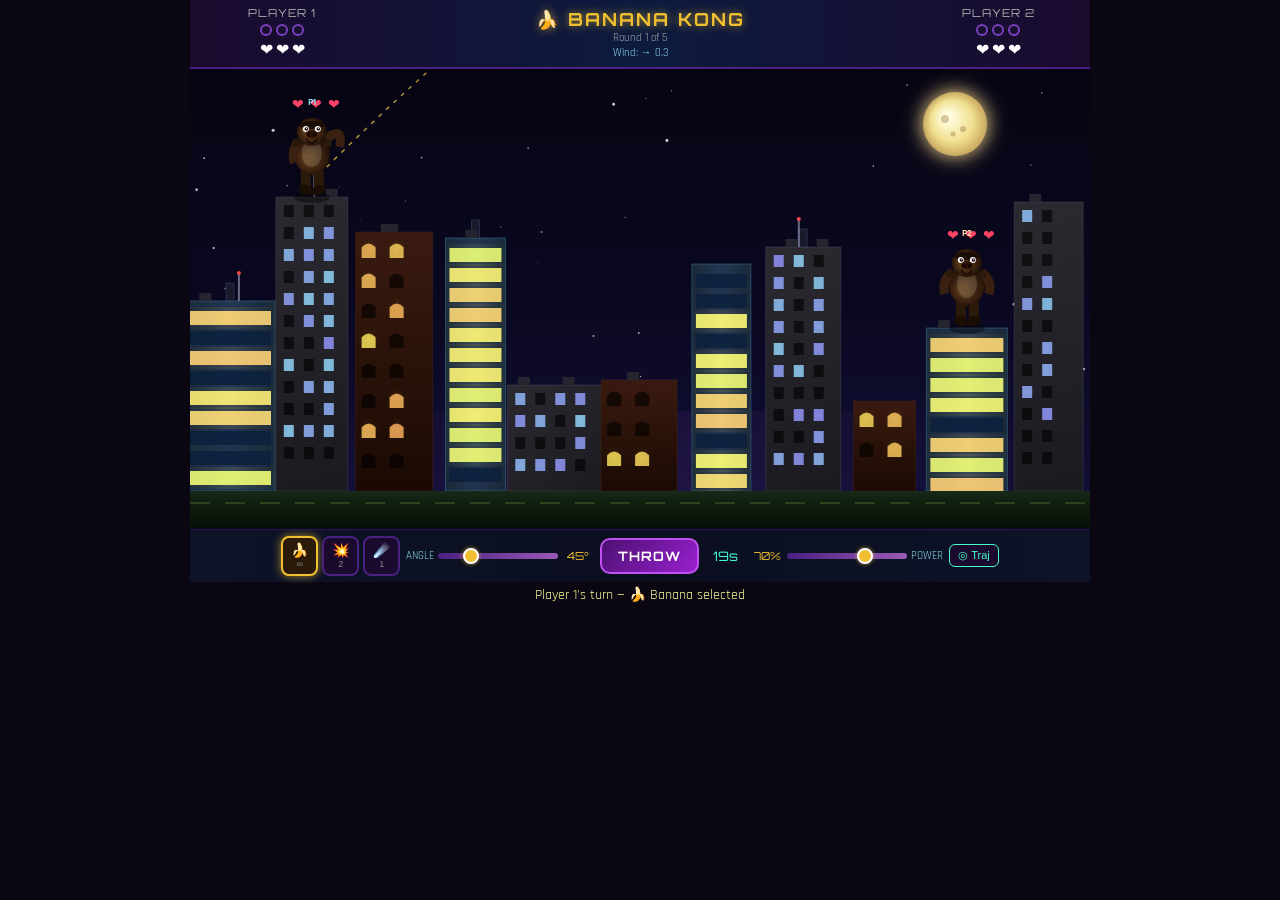
<file: banana-kong.html>
<!DOCTYPE html>
<html lang="en">
<head>
<meta charset="UTF-8">
<meta name="viewport" content="width=device-width, initial-scale=1.0, maximum-scale=1.0, user-scalable=no">
<title>Banana Kong — Super Advanced</title>
<link href="https://fonts.googleapis.com/css2?family=Orbitron:wght@700;900&family=Rajdhani:wght@500;700&display=swap" rel="stylesheet">
<style>
*{margin:0;padding:0;box-sizing:border-box}
html,body{background:#0a0612;color:#fff;font-family:'Rajdhani',sans-serif;overflow-x:hidden;min-height:100vh;display:flex;flex-direction:column;align-items:center;user-select:none}
#game-wrapper{width:900px;max-width:100vw}
#header{display:flex;align-items:center;justify-content:space-between;padding:6px 12px;background:linear-gradient(90deg,#1a0a2e,#0d1b3e,#1a0a2e);border-bottom:2px solid #4a2080;min-height:48px}
.player-info{display:flex;flex-direction:column;align-items:center;gap:2px;min-width:160px}
.player-name{font-family:'Orbitron',sans-serif;font-size:11px;color:#aaa;letter-spacing:1px}
.player-wins{display:flex;gap:4px;margin:2px 0}
.win-dot{width:12px;height:12px;border-radius:50%;border:2px solid #7a40c0;background:transparent;transition:background 0.3s}
.win-dot.filled{background:#9b59b6;box-shadow:0 0 6px #9b59b6}
.player-hearts{display:flex;gap:3px;font-size:16px}
.heart{transition:all 0.3s}
.heart.lost{opacity:0.25;filter:grayscale(1)}
.heart.flash{animation:heartFlash 0.4s ease-out}
@keyframes heartFlash{0%,100%{transform:scale(1)}50%{transform:scale(1.5);filter:hue-rotate(180deg)}}
#title-block{text-align:center;flex:1}
#title-block h1{font-family:'Orbitron',sans-serif;font-size:18px;color:#f0c030;text-shadow:0 0 10px #f0c030aa;letter-spacing:2px}
#round-info{font-size:11px;color:#aaa;margin-top:1px}
#wind-info{font-size:11px;color:#8de;margin-top:1px}
#canvas-container{position:relative;width:900px;max-width:100vw;overflow:hidden}
canvas{display:block;width:100%;image-rendering:pixelated}
#controls{background:linear-gradient(90deg,#0d1428,#0a0e1f,#0d1428);border-top:1px solid #2a1060;padding:6px 10px;display:flex;align-items:center;gap:6px;flex-wrap:wrap;justify-content:center}
.weapon-btn{background:#1a0a2e;border:2px solid #4a2080;border-radius:8px;padding:4px 8px;cursor:pointer;font-size:14px;color:#ccc;transition:all 0.2s;display:flex;flex-direction:column;align-items:center;line-height:1.2}
.weapon-btn span.ammo{font-size:9px;color:#888}
.weapon-btn:hover{border-color:#9b59b6;background:#2a1a4e}
.weapon-btn.selected{border-color:#f0c030;background:#2a1a0a;box-shadow:0 0 8px #f0c030aa}
.weapon-btn:disabled{opacity:0.4;cursor:not-allowed}
.ctrl-label{font-size:11px;color:#8de;white-space:nowrap}
input[type=range]{-webkit-appearance:none;height:6px;border-radius:3px;background:linear-gradient(90deg,#4a2080,#9b59b6);cursor:pointer;width:120px}
input[type=range]::-webkit-slider-thumb{-webkit-appearance:none;width:16px;height:16px;border-radius:50%;background:#f0c030;border:2px solid #fff;box-shadow:0 0 4px #f0c030aa}
.ctrl-val{font-family:'Orbitron',sans-serif;font-size:11px;color:#f0c030;width:32px;text-align:center}
#throw-btn{background:linear-gradient(135deg,#4a1070,#9b20d0);border:2px solid #c050f0;border-radius:10px;color:#fff;font-family:'Orbitron',sans-serif;font-size:13px;font-weight:700;padding:8px 16px;cursor:pointer;letter-spacing:1px;transition:all 0.2s;white-space:nowrap}
#throw-btn:hover:not(:disabled){background:linear-gradient(135deg,#6a20a0,#bb40f0);box-shadow:0 0 12px #c050f0aa}
#throw-btn:disabled{opacity:0.5;cursor:not-allowed}
#timer-display{font-family:'Orbitron',sans-serif;font-size:13px;color:#4fc;min-width:40px;text-align:center}
#timer-display.urgent{color:#f44;animation:timerPulse 0.6s ease-in-out infinite}
@keyframes timerPulse{0%,100%{transform:scale(1)}50%{transform:scale(1.15)}}
#traj-btn{background:#1a0a2e;border:1px solid #4a2080;border-radius:6px;color:#8de;font-size:11px;padding:4px 8px;cursor:pointer;white-space:nowrap}
#traj-btn.active{border-color:#4fc;color:#4fc}
#message{text-align:center;min-height:28px;padding:4px;font-size:14px;color:#ff9;}
#overlay{display:none;position:fixed;top:0;left:0;right:0;bottom:0;background:rgba(0,0,0,0.85);z-index:100;justify-content:center;align-items:center}
#overlay.show{display:flex}
.overlay-box{background:linear-gradient(135deg,#1a0a2e,#0d1b3e);border:3px solid #9b59b6;border-radius:16px;padding:32px 48px;text-align:center;max-width:420px;box-shadow:0 0 40px #9b59b6aa}
.overlay-box h2{font-family:'Orbitron',sans-serif;font-size:28px;color:#f0c030;text-shadow:0 0 10px #f0c030;margin-bottom:12px}
.overlay-box p{font-size:16px;color:#ccc;margin-bottom:20px}
.overlay-box button{background:linear-gradient(135deg,#4a1070,#9b20d0);border:2px solid #c050f0;border-radius:10px;color:#fff;font-family:'Orbitron',sans-serif;font-size:14px;padding:10px 24px;cursor:pointer;transition:all 0.2s}
.overlay-box button:hover{background:linear-gradient(135deg,#6a20a0,#bb40f0);box-shadow:0 0 12px #c050f0aa}
.score-display{font-size:20px;color:#9b59b6;margin-bottom:16px}
@media(max-width:900px){
  #game-wrapper,#canvas-container{width:100vw}
  #controls{gap:4px;padding:4px 6px}
  input[type=range]{width:80px}
  .player-info{min-width:110px}
  #title-block h1{font-size:14px}
}
</style>
</head>
<body>
<div id="game-wrapper">
  <div id="header">
    <div class="player-info" id="p1info">
      <div class="player-name">PLAYER 1</div>
      <div class="player-wins" id="p1wins"></div>
      <div class="player-hearts" id="p1hearts"></div>
    </div>
    <div id="title-block">
      <h1>🍌 BANANA KONG</h1>
      <div id="round-info">Round 1 of 5</div>
      <div id="wind-info">Wind: calm</div>
    </div>
    <div class="player-info" id="p2info">
      <div class="player-name">PLAYER 2</div>
      <div class="player-wins" id="p2wins"></div>
      <div class="player-hearts" id="p2hearts"></div>
    </div>
  </div>

  <div id="canvas-container">
    <canvas id="gameCanvas" width="900" height="460"></canvas>
  </div>

  <div id="controls">
    <div style="display:flex;gap:4px;align-items:center">
      <button class="weapon-btn selected" id="wbtn0" onclick="selectWeapon(0)">🍌<span class="ammo">∞</span></button>
      <button class="weapon-btn" id="wbtn1" onclick="selectWeapon(1)">💥<span class="ammo" id="wammo1">2</span></button>
      <button class="weapon-btn" id="wbtn2" onclick="selectWeapon(2)">☄️<span class="ammo" id="wammo2">1</span></button>
    </div>
    <div style="display:flex;align-items:center;gap:4px">
      <span class="ctrl-label">ANGLE</span>
      <input type="range" id="angleSlider" min="5" max="175" value="45" oninput="updateControls()">
      <span class="ctrl-val" id="angleVal">45°</span>
    </div>
    <button id="throw-btn" onclick="throwBanana()">THROW</button>
    <div id="timer-display">20s</div>
    <div style="display:flex;align-items:center;gap:4px">
      <span class="ctrl-val" id="powerVal">70%</span>
      <input type="range" id="powerSlider" min="10" max="100" value="70" oninput="updateControls()">
      <span class="ctrl-label">POWER</span>
    </div>
    <button id="traj-btn" class="active" onclick="toggleTrajectory()">◎ Traj</button>
  </div>

  <div id="message">Player 1's turn — select weapon and throw!</div>
</div>

<div id="overlay">
  <div class="overlay-box" id="overlayBox">
    <h2 id="overlayTitle">Round Over!</h2>
    <div class="score-display" id="overlayScore"></div>
    <p id="overlayMsg"></p>
    <button onclick="nextRound()">Next Round</button>
  </div>
</div>

<script>
const W = 900, H = 460, GY = H - 38;
const GRAVITY = 0.055;
const NUM_BLDGS = 11;
const MAX_ROUND_WINS = 3;
const TOTAL_ROUNDS = 5;

const WEAPONS = [
  { id:0, name:'Banana',  emoji:'🍌', splashR:22,  damage:1, speedMult:1.0,  ammo:Infinity },
  { id:1, name:'Cluster', emoji:'💥', splashR:16,  damage:1, speedMult:1.1,  ammo:2, clusterCount:3 },
  { id:2, name:'Nuke',    emoji:'☄️', splashR:60,  damage:2, speedMult:0.85, ammo:1, nukeScale:3.5 },
];

const canvas = document.getElementById('gameCanvas');
const ctx = canvas.getContext('2d');

let audioCtx = null;

function getAudio() {
  if (!audioCtx) {
    try { audioCtx = new (window.AudioContext || window.webkitAudioContext)(); } catch(e) {}
  }
  if (audioCtx && audioCtx.state === 'suspended') audioCtx.resume();
  return audioCtx;
}

function playThrow() {
  try {
    const ac = getAudio(); if (!ac) return;
    const osc = ac.createOscillator();
    const g = ac.createGain();
    osc.type = 'sawtooth';
    osc.frequency.setValueAtTime(400, ac.currentTime);
    osc.frequency.linearRampToValueAtTime(80, ac.currentTime + 0.4);
    g.gain.setValueAtTime(0.15, ac.currentTime);
    g.gain.linearRampToValueAtTime(0, ac.currentTime + 0.4);
    osc.connect(g); g.connect(ac.destination);
    osc.start(); osc.stop(ac.currentTime + 0.4);
  } catch(e) {}
}

function playExplosion(isNuke) {
  try {
    const ac = getAudio(); if (!ac) return;
    const bufSize = ac.sampleRate * (isNuke ? 0.9 : 0.5);
    const buf = ac.createBuffer(1, bufSize, ac.sampleRate);
    const data = buf.getChannelData(0);
    for (let i = 0; i < bufSize; i++) data[i] = (Math.random() * 2 - 1);
    const src = ac.createBufferSource();
    src.buffer = buf;
    const filter = ac.createBiquadFilter();
    filter.type = 'lowpass';
    filter.frequency.value = isNuke ? 180 : 320;
    const g = ac.createGain();
    g.gain.setValueAtTime(isNuke ? 0.6 : 0.4, ac.currentTime);
    g.gain.exponentialRampToValueAtTime(0.001, ac.currentTime + (isNuke ? 0.9 : 0.5));
    src.connect(filter); filter.connect(g); g.connect(ac.destination);
    src.start(); src.stop(ac.currentTime + (isNuke ? 0.9 : 0.5));
  } catch(e) {}
}

function playHit() {
  try {
    const ac = getAudio(); if (!ac) return;
    const bufSize = Math.floor(ac.sampleRate * 0.12);
    const buf = ac.createBuffer(1, bufSize, ac.sampleRate);
    const data = buf.getChannelData(0);
    for (let i = 0; i < bufSize; i++) data[i] = (Math.random() * 2 - 1) * Math.exp(-i / (bufSize * 0.3));
    const src = ac.createBufferSource();
    src.buffer = buf;
    const g = ac.createGain();
    g.gain.setValueAtTime(0.5, ac.currentTime);
    src.connect(g); g.connect(ac.destination);
    src.start();
  } catch(e) {}
}

function playMiss() {
  try {
    const ac = getAudio(); if (!ac) return;
    const osc = ac.createOscillator();
    const g = ac.createGain();
    osc.type = 'sine';
    osc.frequency.setValueAtTime(220, ac.currentTime);
    osc.frequency.linearRampToValueAtTime(110, ac.currentTime + 0.3);
    g.gain.setValueAtTime(0.1, ac.currentTime);
    g.gain.linearRampToValueAtTime(0, ac.currentTime + 0.3);
    osc.connect(g); g.connect(ac.destination);
    osc.start(); osc.stop(ac.currentTime + 0.3);
  } catch(e) {}
}

function playBeep() {
  try {
    const ac = getAudio(); if (!ac) return;
    const osc = ac.createOscillator();
    const g = ac.createGain();
    osc.type = 'sine';
    osc.frequency.value = 880;
    g.gain.setValueAtTime(0.08, ac.currentTime);
    g.gain.linearRampToValueAtTime(0, ac.currentTime + 0.08);
    osc.connect(g); g.connect(ac.destination);
    osc.start(); osc.stop(ac.currentTime + 0.08);
  } catch(e) {}
}

// ---- State ----
let state = {};

function initState() {
  state = {
    buildings: [],
    gorillas: [{x:0,y:0},{x:0,y:0}],
    current: 0,
    scores: [0, 0],
    wind: 0,
    banana: null,
    clusterBananas: [],
    particles: [],
    stars: [],
    hitPlayer: -1,
    phase: 'input',
    hp: [3, 3],
    ammo: [[Infinity, 2, 1], [Infinity, 2, 1]],
    selectedWeapon: [0, 0],
    roundWins: [0, 0],
    round: 1,
    timer: 20,
    timerActive: false,
    timerInterval: null,
    camera: { shakeX:0, shakeY:0, shakeTimer:0, shakeIntensity:0, shakeDuration:1 },
    windParticles: [],
    shockwaves: [],
    hitFlash: null,
    showTrajectory: true,
    screenFlash: 0,
    frame: 0,
  };
  state.stars = Array.from({length:80}, () => ({
    x: Math.random()*W, y: Math.random()*(H*0.7),
    r: Math.random()*1.4+0.4, blink: Math.random()*Math.PI*2
  }));
  generateBuildings();
  spawnWindParticles();
  newWind();
  updateHUD();
}

function newWind() {
  state.wind = (Math.random() - 0.5) * 10;
  document.getElementById('wind-info').textContent =
    `Wind: ${state.wind === 0 ? 'calm' : (state.wind > 0 ? '→ ' : '← ') + Math.abs(state.wind).toFixed(1)}`;
}

function generateBuildings() {
  state.buildings = [];
  const totalW = W;
  const avgW = totalW / NUM_BLDGS;
  let x = 0;
  for (let i = 0; i < NUM_BLDGS; i++) {
    const w = Math.floor(avgW * 0.7 + Math.random() * avgW * 0.6);
    const minH = 80, maxH = H - GY + 10 + (H * 0.55);
    const h = Math.floor(minH + Math.random() * (maxH - minH));
    const type = i % 3; // 0=glass, 1=concrete, 2=brick
    const bx = x + Math.floor((avgW - w) / 2);
    const by = GY - h;
    const wins = generateWindows(type, w, h);
    const roofFeatures = generateRoofFeatures(w, by);
    state.buildings.push({ x: bx, y: by, w, h, type, wins, roofFeatures, damages: [] });
    x += avgW;
  }
  // Place gorillas on 2nd and 10th buildings (or similar spread)
  const b0 = state.buildings[1];
  const b1 = state.buildings[9];
  state.gorillas[0] = { x: b0.x + b0.w/2, y: b0.y };
  state.gorillas[1] = { x: b1.x + b1.w/2, y: b1.y };
}

function generateWindows(type, w, h) {
  const wins = [];
  if (type === 0) { // glass curtain wall - horizontal bands
    const bandH = 14, gap = 6;
    for (let y = 10; y < h - 10; y += bandH + gap) {
      wins.push({ bx: 4, by: y, bw: w - 8, bh: bandH,
        lit: Math.random() > 0.3, litColor: `hsl(${40 + Math.random()*30},80%,70%)` });
    }
  } else if (type === 1) { // concrete grid windows
    const cols = Math.floor((w - 10) / 20), rows = Math.floor((h - 10) / 22);
    for (let r = 0; r < rows; r++) {
      for (let c = 0; c < cols; c++) {
        wins.push({ bx: 8 + c*20, by: 8 + r*22, bw: 10, bh: 12,
          lit: Math.random() > 0.5, litColor: `hsl(${200 + Math.random()*40},60%,70%)` });
      }
    }
  } else { // brick - arch windows
    const cols = Math.max(1, Math.floor(w / 28)), rows = Math.floor((h - 10) / 30);
    for (let r = 0; r < rows; r++) {
      for (let c = 0; c < cols; c++) {
        wins.push({ bx: 6 + c*28, by: 8 + r*30, bw: 14, bh: 18, arch: true,
          lit: Math.random() > 0.4, litColor: `hsl(${30 + Math.random()*20},70%,60%)` });
      }
    }
  }
  return wins;
}

function generateRoofFeatures(w, by) {
  const features = [];
  if (Math.random() > 0.5) {
    features.push({ type: 'tower', x: w/2 - 4, y: -18, w: 8, h: 18 });
  }
  if (Math.random() > 0.6) {
    features.push({ type: 'antenna', x: w/2 + (Math.random()-0.5)*20, y: -28, h: 28 });
  }
  for (let i = 0; i < Math.floor(Math.random()*3); i++) {
    features.push({ type: 'vent', x: 8 + Math.random()*(w-24), y: -8, w: 12, h: 8 });
  }
  return features;
}

function spawnWindParticles() {
  state.windParticles = [];
  for (let i = 0; i < 25; i++) {
    state.windParticles.push(newWindParticle(true));
  }
}

function newWindParticle(randomX) {
  return {
    x: randomX ? Math.random()*W : (state.wind >= 0 ? -20 : W+20),
    y: Math.random()*(H*0.72),
    len: 10 + Math.random()*20,
    speed: (1 + Math.random()*2) * Math.sign(state.wind || 1),
    alpha: 0.1 + Math.random()*0.2,
  };
}

function triggerShake(intensity, duration) {
  if (intensity > state.camera.shakeIntensity || state.camera.shakeTimer < 5) {
    state.camera.shakeIntensity = intensity;
    state.camera.shakeDuration = duration;
    state.camera.shakeTimer = duration;
  }
}

function generateJagged(n) {
  return Array.from({length:n}, () => 0.58 + Math.random()*0.42);
}

function generateCracks(r, n) {
  return Array.from({length:n}, () => {
    const a = Math.random()*Math.PI*2;
    const len = r * (0.8 + Math.random()*0.6);
    const pts = [];
    let cx = 0, cy = 0;
    for (let i = 0; i < 4; i++) {
      cx += Math.cos(a + (Math.random()-0.5)*0.5) * (len/3);
      cy += Math.sin(a + (Math.random()-0.5)*0.5) * (len/3);
      pts.push({x:cx, y:cy});
    }
    return pts;
  });
}

function generateScorches(r) {
  return Array.from({length:5}, () => ({
    ox: (Math.random()-0.5)*r*0.8,
    oy: (Math.random()-0.5)*r*0.8,
    r: r*0.15 + Math.random()*r*0.2,
  }));
}

function isInsideHole(bld, px, py) {
  for (const dmg of bld.damages) {
    const dx = px - dmg.x, dy = py - dmg.y;
    if (dx*dx + dy*dy < (dmg.r * 0.88) * (dmg.r * 0.88)) return true;
  }
  return false;
}

function applyBuildingDamage(bld, hitX, hitY, splashR) {
  const r = splashR || 22;
  for (const dmg of bld.damages) {
    const dx = hitX - dmg.x, dy = hitY - dmg.y;
    if (Math.sqrt(dx*dx+dy*dy) < dmg.r * 1.1) {
      dmg.r = Math.min(dmg.r * 1.28 + 16, 90);
      dmg.hits++;
      dmg.cracks = generateCracks(dmg.r, 6+dmg.hits);
      dmg.scorches = generateScorches(dmg.r);
      return dmg;
    }
  }
  const newDmg = {
    x: hitX, y: hitY, r: Math.min(r, 48),
    hits: 1,
    jagged: generateJagged(16),
    cracks: generateCracks(r, 5),
    scorches: generateScorches(r),
  };
  bld.damages.push(newDmg);
  return newDmg;
}

function createExplosion(x, y, scale, nuke) {
  scale = scale || 1;
  const n = Math.floor((nuke ? 80 : 40) * scale);
  for (let i = 0; i < n; i++) {
    const a = Math.random()*Math.PI*2;
    const spd = (1 + Math.random()*4) * scale;
    const kind = Math.random() < 0.4 ? 'fire' : Math.random() < 0.5 ? 'smoke' : Math.random() < 0.5 ? 'debris' : 'flash';
    state.particles.push({
      x, y,
      vx: Math.cos(a)*spd + (Math.random()-0.5),
      vy: Math.sin(a)*spd - Math.random()*2,
      life: 0.8 + Math.random()*0.4,
      maxLife: 0.8 + Math.random()*0.4,
      r: (2 + Math.random()*4) * scale,
      kind,
      color: kind === 'debris' ? `hsl(${20+Math.random()*30},60%,${30+Math.random()*20}%)` : null,
    });
  }
  // Shockwaves
  const nRings = nuke ? 3 : 2;
  for (let i = 0; i < nRings; i++) {
    state.shockwaves.push({ x, y, r:4, maxR: (nuke?160:70)*scale*(0.8+i*0.4), speed:(3+i)*scale, alpha:0.8-i*0.15 });
  }
}

function emitDamageSmoke() {
  if (state.frame % 3 !== 0) return;
  for (const bld of state.buildings) {
    for (const dmg of bld.damages) {
      if (Math.random() < 0.4 && dmg.hits > 0) {
        state.particles.push({
          x: dmg.x + (Math.random()-0.5)*dmg.r*0.5,
          y: dmg.y - dmg.r*0.3,
          vx: (Math.random()-0.5)*0.3,
          vy: -(0.3 + Math.random()*0.4),
          life: 1, maxLife: 1,
          r: 3 + Math.random()*4,
          kind: 'smoke',
        });
      }
    }
  }
}

function updateParticles() {
  state.particles = state.particles.filter(p => p.life > 0);
  for (const p of state.particles) {
    p.x += p.vx;
    p.y += p.vy;
    if (p.kind === 'fire') { p.vy -= 0.05; p.r *= 0.97; }
    if (p.kind === 'smoke') { p.r *= 1.01; p.vx *= 0.98; p.vy *= 0.98; }
    if (p.kind === 'debris') { p.vy += 0.12; p.vx *= 0.99; }
    p.life -= 0.03;
  }
  state.shockwaves = state.shockwaves.filter(sw => sw.r < sw.maxR);
  for (const sw of state.shockwaves) {
    sw.r += sw.speed;
    sw.alpha *= 0.92;
  }
}

function getTrajectoryPoints() {
  const angle = parseInt(document.getElementById('angleSlider').value);
  const power = parseInt(document.getElementById('powerSlider').value);
  const wIdx = state.selectedWeapon[state.current];
  const weapon = WEAPONS[wIdx];
  const gor = state.gorillas[state.current];
  const spd = (power / 100) * 15 * weapon.speedMult;
  const rad = angle * Math.PI / 180;
  const dir = state.current === 0 ? 1 : -1;
  let vx = Math.cos(rad) * spd * dir;
  let vy = -Math.sin(rad) * spd;
  let bx = gor.x + dir * 15;
  let by = gor.y - 30;
  const pts = [];
  for (let i = 0; i < 400; i++) {
    pts.push({x:bx, y:by});
    vx += state.wind * 0.0018;
    vy += GRAVITY;
    bx += vx; by += vy;
    if (bx < 0 || bx > W || by > GY) break;
    // stop if hits solid building
    for (const bld of state.buildings) {
      if (bx >= bld.x && bx <= bld.x+bld.w && by >= bld.y && by <= bld.y+bld.h) {
        if (!isInsideHole(bld, bx, by)) { pts.push({x:bx,y:by}); return pts; }
      }
    }
  }
  return pts;
}

function throwBanana() {
  if (state.phase !== 'input') return;
  getAudio(); // init audio
  const angle = parseInt(document.getElementById('angleSlider').value);
  const power = parseInt(document.getElementById('powerSlider').value);
  const wIdx = state.selectedWeapon[state.current];
  const weapon = WEAPONS[wIdx];

  if (weapon.ammo !== Infinity && state.ammo[state.current][wIdx] <= 0) {
    document.getElementById('message').textContent = 'No ammo for that weapon!';
    return;
  }
  if (weapon.ammo !== Infinity) {
    state.ammo[state.current][wIdx]--;
    updateAmmoDisplay();
  }

  const gor = state.gorillas[state.current];
  const spd = (power / 100) * 15 * weapon.speedMult;
  const rad = angle * Math.PI / 180;
  const dir = state.current === 0 ? 1 : -1;
  state.banana = {
    x: gor.x + dir * 15,
    y: gor.y - 30,
    vx: Math.cos(rad) * spd * dir,
    vy: -Math.sin(rad) * spd,
    rot: 0, trail: [],
    weaponIdx: wIdx,
    weapon,
  };
  state.phase = 'flying';
  state.clusterBananas = [];
  stopTimer();
  playThrow();
  document.getElementById('throw-btn').disabled = true;
}

function updateBanana() {
  if (!state.banana) return;
  const b = state.banana;
  b.trail.push({x:b.x, y:b.y});
  if (b.trail.length > 30) b.trail.shift();

  b.vx += state.wind * 0.0018;
  b.vy += GRAVITY;
  b.x += b.vx;
  b.y += b.vy;
  b.rot += 0.18;

  // Off-screen
  if (b.x < -20 || b.x > W+20 || b.y > H+20) {
    endFlight(false);
    return;
  }

  // Ground
  if (b.y >= GY) {
    createExplosion(b.x, GY, b.weapon.id === 2 ? 2.5 : 1, b.weapon.id === 2);
    if (b.weapon.id === 2) triggerShake(15, 25);
    else triggerShake(5, 10);
    playExplosion(b.weapon.id === 2);
    endFlight(false);
    return;
  }

  // Gorilla collision
  for (let gi = 0; gi < 2; gi++) {
    if (gi === state.current) continue; // skip self
    const gor = state.gorillas[gi];
    const dx = b.x - gor.x, dy = b.y - (gor.y - 25);
    const splashR = b.weapon.splashR * (b.weapon.id === 2 ? 2 : 1);
    if (dx*dx + dy*dy < splashR * splashR) {
      hitGorilla(gi, b.x, b.y, b.weapon);
      return;
    }
  }

  // Building collision
  for (const bld of state.buildings) {
    if (b.x >= bld.x && b.x <= bld.x+bld.w && b.y >= bld.y && b.y <= bld.y+bld.h) {
      if (!isInsideHole(bld, b.x, b.y)) {
        const dmg = applyBuildingDamage(bld, b.x, b.y, b.weapon.splashR);
        const scale = b.weapon.id === 2 ? 2.5 : (dmg.r / 28);
        createExplosion(b.x, b.y, scale, b.weapon.id === 2);
        playExplosion(b.weapon.id === 2);
        if (b.weapon.id === 2) triggerShake(15, 25);
        else triggerShake(4, 8);
        if (b.weapon.id === 1) {
          spawnClusterBananas(b.x, b.y);
        }
        endFlight(false);
        return;
      }
    }
  }
}

function spawnClusterBananas(bx, by) {
  for (let i = 0; i < 3; i++) {
    const angle = (i / 3) * Math.PI * 2 - Math.PI / 2;
    const speed = 3 + Math.random() * 2;
    state.clusterBananas.push({
      x: bx, y: by,
      vx: Math.cos(angle) * speed,
      vy: Math.sin(angle) * speed - 3,
      rot: 0, trail: [],
      splashR: 14, life: 180,
    });
  }
}

function updateClusterBananas() {
  for (let i = state.clusterBananas.length - 1; i >= 0; i--) {
    const b = state.clusterBananas[i];
    b.trail.push({x:b.x, y:b.y});
    if (b.trail.length > 15) b.trail.shift();
    b.vx += state.wind * 0.0009;
    b.vy += GRAVITY;
    b.x += b.vx;
    b.y += b.vy;
    b.rot += 0.2;
    b.life--;

    if (b.life <= 0 || b.x < -20 || b.x > W+20 || b.y > H+20) {
      state.clusterBananas.splice(i, 1);
      continue;
    }
    if (b.y >= GY) {
      createExplosion(b.x, GY, 0.5);
      state.clusterBananas.splice(i, 1);
      continue;
    }

    // Gorilla hit
    let hit = false;
    for (let gi = 0; gi < 2; gi++) {
      if (gi === state.current) continue;
      const gor = state.gorillas[gi];
      const dx = b.x - gor.x, dy = b.y - (gor.y - 25);
      if (dx*dx + dy*dy < b.splashR * b.splashR) {
        hitGorilla(gi, b.x, b.y, WEAPONS[1]);
        state.clusterBananas.splice(i, 1);
        hit = true;
        break;
      }
    }
    if (hit) continue;

    // Building hit
    for (const bld of state.buildings) {
      if (b.x >= bld.x && b.x <= bld.x+bld.w && b.y >= bld.y && b.y <= bld.y+bld.h) {
        if (!isInsideHole(bld, b.x, b.y)) {
          applyBuildingDamage(bld, b.x, b.y, 14);
          createExplosion(b.x, b.y, 0.5);
          triggerShake(2, 5);
          state.clusterBananas.splice(i, 1);
          hit = true;
          break;
        }
      }
    }
  }
}

function endFlight(hit) {
  state.banana = null;
  if (state.clusterBananas.length === 0) {
    if (state.phase === 'flying') {
      state.phase = 'input';
      if (!hit) {
        setTimeout(() => {
          playMiss();
          missTurn();
        }, 400);
      }
    }
  }
}

function hitGorilla(victimIdx, bx, by, weapon) {
  state.hp[victimIdx] -= weapon.damage;
  state.hp[victimIdx] = Math.max(0, state.hp[victimIdx]);
  state.hitFlash = { playerIdx: victimIdx, timer: 20 };
  playHit();
  createExplosion(bx, by, weapon.id === 2 ? 2.5 : 1.5, weapon.id === 2);
  if (weapon.id === 2) {
    state.screenFlash = 1.0;
    triggerShake(15, 25);
    playExplosion(true);
  } else {
    state.screenFlash = 0.6;
    triggerShake(8, 15);
    playExplosion(false);
  }

  state.banana = null;
  state.clusterBananas = [];

  if (state.hp[victimIdx] <= 0) {
    // Round over
    const winner = victimIdx === 0 ? 1 : 0;
    state.roundWins[winner]++;
    state.hitPlayer = victimIdx;
    state.phase = 'exploding';
    updateHUD();
    setTimeout(() => showRoundOverlay(winner), 900);
  } else {
    // Continue, switch turns
    state.phase = 'input';
    updateHUD();
    setTimeout(() => missTurn(), 300);
  }
}

function missTurn() {
  state.current = 1 - state.current;
  newWind();
  updateHUD();
  startTimer();
  updateMessage();
  document.getElementById('throw-btn').disabled = false;
}

function startTimer() {
  stopTimer();
  state.timer = 20;
  updateTimerDisplay();
  state.timerInterval = setInterval(() => {
    state.timer--;
    updateTimerDisplay();
    if (state.timer <= 5 && state.timer > 0) playBeep();
    if (state.timer <= 0) {
      stopTimer();
      autoThrow();
    }
  }, 1000);
}

function stopTimer() {
  if (state.timerInterval) {
    clearInterval(state.timerInterval);
    state.timerInterval = null;
  }
}

function autoThrow() {
  throwBanana();
}

function updateTimerDisplay() {
  const el = document.getElementById('timer-display');
  el.textContent = state.timer + 's';
  el.className = state.timer <= 5 ? 'urgent' : '';
}

function selectWeapon(idx) {
  const cur = state.current;
  if (idx > 0 && state.ammo[cur][idx] <= 0) return;
  state.selectedWeapon[cur] = idx;
  for (let i = 0; i < 3; i++) {
    document.getElementById('wbtn'+i).classList.toggle('selected', i === idx);
  }
}

function updateAmmoDisplay() {
  for (let i = 1; i < 3; i++) {
    const el = document.getElementById('wammo'+i);
    if (el) {
      const a = Math.min(state.ammo[0][i], state.ammo[1][i]);
      el.textContent = state.ammo[state.current][i];
    }
  }
  const cur = state.current;
  for (let i = 0; i < 3; i++) {
    const btn = document.getElementById('wbtn'+i);
    if (i > 0) btn.disabled = state.ammo[cur][i] <= 0;
  }
  // Update ammo display for current player
  document.getElementById('wammo1').textContent = state.ammo[cur][1];
  document.getElementById('wammo2').textContent = state.ammo[cur][2];
}

function toggleTrajectory() {
  state.showTrajectory = !state.showTrajectory;
  const btn = document.getElementById('traj-btn');
  btn.classList.toggle('active', state.showTrajectory);
}

function updateControls() {
  document.getElementById('angleVal').textContent = document.getElementById('angleSlider').value + '°';
  document.getElementById('powerVal').textContent = document.getElementById('powerSlider').value + '%';
}

function updateMessage() {
  const names = ['Player 1', 'Player 2'];
  const wName = WEAPONS[state.selectedWeapon[state.current]].emoji + ' ' + WEAPONS[state.selectedWeapon[state.current]].name;
  document.getElementById('message').textContent =
    `${names[state.current]}'s turn — ${wName} selected`;
}

function updateHUD() {
  // Round
  document.getElementById('round-info').textContent = `Round ${state.round} of ${TOTAL_ROUNDS}`;

  // Player wins
  for (let p = 0; p < 2; p++) {
    const el = document.getElementById(`p${p+1}wins`);
    el.innerHTML = '';
    for (let i = 0; i < MAX_ROUND_WINS; i++) {
      const dot = document.createElement('div');
      dot.className = 'win-dot' + (i < state.roundWins[p] ? ' filled' : '');
      el.appendChild(dot);
    }
  }

  // HP hearts
  for (let p = 0; p < 2; p++) {
    const el = document.getElementById(`p${p+1}hearts`);
    el.innerHTML = '';
    for (let i = 0; i < 3; i++) {
      const heart = document.createElement('span');
      heart.className = 'heart' + (i >= state.hp[p] ? ' lost' : '');
      heart.textContent = '❤';
      el.appendChild(heart);
    }
  }

  updateAmmoDisplay();
}

function showRoundOverlay(winner) {
  const names = ['Player 1', 'Player 2'];
  const overlay = document.getElementById('overlay');
  const btn = overlay.querySelector('button');
  document.getElementById('overlayTitle').textContent = `${names[winner]} wins the round!`;
  document.getElementById('overlayScore').textContent =
    `Scores: P1 ${state.roundWins[0]} – ${state.roundWins[1]} P2`;

  if (state.roundWins[winner] >= MAX_ROUND_WINS) {
    document.getElementById('overlayMsg').textContent =
      `${names[winner]} wins the MATCH! 🏆`;
    btn.textContent = 'New Game';
    btn.onclick = newGame;
  } else {
    document.getElementById('overlayMsg').textContent =
      `First to ${MAX_ROUND_WINS} wins takes the match!`;
    btn.textContent = 'Next Round';
    btn.onclick = nextRound;
  }
  overlay.classList.add('show');
}

function nextRound() {
  document.getElementById('overlay').classList.remove('show');
  state.round++;
  if (state.round > TOTAL_ROUNDS) {
    // Shouldn't normally reach here if we check roundWins, but just in case
    newGame();
    return;
  }
  state.hp = [3, 3];
  state.ammo = [[Infinity, 2, 1], [Infinity, 2, 1]];
  state.selectedWeapon = [0, 0];
  state.banana = null;
  state.clusterBananas = [];
  state.particles = [];
  state.phase = 'input';
  state.hitPlayer = -1;
  state.hitFlash = null;
  state.screenFlash = 0;
  state.shockwaves = [];
  generateBuildings();
  newWind();
  spawnWindParticles();
  updateHUD();
  for (let i = 0; i < 3; i++) {
    document.getElementById('wbtn'+i).classList.toggle('selected', i === 0);
    if (i > 0) document.getElementById('wbtn'+i).disabled = false;
  }
  document.getElementById('throw-btn').disabled = false;
  startTimer();
  updateMessage();
}

function newGame() {
  document.getElementById('overlay').classList.remove('show');
  stopTimer();
  initState();
  for (let i = 0; i < 3; i++) {
    document.getElementById('wbtn'+i).classList.toggle('selected', i === 0);
    if (i > 0) document.getElementById('wbtn'+i).disabled = false;
  }
  document.getElementById('throw-btn').disabled = false;
  startTimer();
  updateMessage();
}

// ---- DRAWING ----

function drawSky() {
  const grad = ctx.createLinearGradient(0,0,0,H);
  grad.addColorStop(0, '#060412');
  grad.addColorStop(0.5, '#0a0820');
  grad.addColorStop(1, '#12103a');
  ctx.fillStyle = grad;
  ctx.fillRect(0,0,W,H);

  // City glow at horizon
  const glow = ctx.createRadialGradient(W/2, GY, 10, W/2, GY, W*0.7);
  glow.addColorStop(0, 'rgba(80,40,120,0.25)');
  glow.addColorStop(1, 'rgba(0,0,0,0)');
  ctx.fillStyle = glow;
  ctx.fillRect(0, GY-80, W, 100);

  // Stars
  for (const s of state.stars) {
    const brightness = 0.6 + 0.4 * Math.sin(s.blink + state.frame * 0.04);
    ctx.beginPath();
    ctx.arc(s.x, s.y, s.r * brightness, 0, Math.PI*2);
    ctx.fillStyle = `rgba(255,255,255,${brightness * 0.8})`;
    ctx.fill();
  }

  // Moon
  ctx.save();
  ctx.beginPath();
  ctx.arc(W*0.85, 55, 32, 0, Math.PI*2);
  const moonGrad = ctx.createRadialGradient(W*0.85-8, 47, 4, W*0.85, 55, 32);
  moonGrad.addColorStop(0, '#fffde0');
  moonGrad.addColorStop(0.6, '#f0e090');
  moonGrad.addColorStop(1, '#c8a860');
  ctx.fillStyle = moonGrad;
  ctx.shadowBlur = 20;
  ctx.shadowColor = '#ffe090';
  ctx.fill();
  ctx.shadowBlur = 0;
  // Craters
  [[W*0.85-10, 50, 4], [W*0.85+8, 60, 3], [W*0.85-2, 65, 2.5]].forEach(([cx,cy,cr]) => {
    ctx.beginPath();
    ctx.arc(cx, cy, cr, 0, Math.PI*2);
    ctx.fillStyle = 'rgba(140,100,40,0.35)';
    ctx.fill();
  });
  ctx.restore();
}

function drawWindParticles() {
  if (Math.abs(state.wind) < 0.5) return;
  const strength = Math.abs(state.wind) / 10;
  for (const p of state.windParticles) {
    p.x += p.speed * Math.abs(state.wind) * 0.4;
    if (state.wind < 0) p.x -= p.speed * Math.abs(state.wind) * 0.8;
    if ((state.wind >= 0 && p.x > W+40) || (state.wind < 0 && p.x < -40)) {
      Object.assign(p, newWindParticle(false));
    }
    ctx.beginPath();
    ctx.moveTo(p.x, p.y);
    ctx.lineTo(p.x + (state.wind > 0 ? p.len : -p.len), p.y);
    ctx.strokeStyle = `rgba(180,220,255,${p.alpha * strength})`;
    ctx.lineWidth = 1;
    ctx.stroke();
  }
}

function drawGround() {
  const grad = ctx.createLinearGradient(0, GY, 0, H);
  grad.addColorStop(0, '#1a2a1a');
  grad.addColorStop(0.3, '#0f1f0f');
  grad.addColorStop(1, '#080f08');
  ctx.fillStyle = grad;
  ctx.fillRect(0, GY, W, H-GY);

  // Road markings
  ctx.strokeStyle = 'rgba(255,255,100,0.15)';
  ctx.lineWidth = 2;
  ctx.setLineDash([20, 15]);
  ctx.beginPath();
  ctx.moveTo(0, GY + 12);
  ctx.lineTo(W, GY + 12);
  ctx.stroke();
  ctx.setLineDash([]);
}

function drawBuilding(bld) {
  const { x, y, w, h, type, wins, roofFeatures, damages } = bld;

  // Main facade
  let facade;
  if (type === 0) { // glass
    facade = ctx.createLinearGradient(x, y, x+w, y);
    facade.addColorStop(0, '#1a2a3a');
    facade.addColorStop(0.5, '#243550');
    facade.addColorStop(1, '#1a2a3a');
  } else if (type === 1) { // concrete
    facade = ctx.createLinearGradient(x, y, x+w, y+h);
    facade.addColorStop(0, '#2a2a30');
    facade.addColorStop(1, '#1a1a20');
  } else { // brick
    facade = ctx.createLinearGradient(x, y, x, y+h);
    facade.addColorStop(0, '#3a1a10');
    facade.addColorStop(0.5, '#2a1208');
    facade.addColorStop(1, '#1a0a04');
  }
  ctx.fillStyle = facade;
  ctx.fillRect(x, y, w, h);

  // Outline
  ctx.strokeStyle = type === 0 ? 'rgba(60,120,160,0.5)' : type === 1 ? 'rgba(80,80,100,0.4)' : 'rgba(80,40,20,0.4)';
  ctx.lineWidth = 1;
  ctx.strokeRect(x, y, w, h);

  // Windows
  for (const win of wins) {
    const wx = x + win.bx, wy = y + win.by;
    if (wy + win.bh < y || wy > y + h) continue;
    ctx.fillStyle = win.lit
      ? win.litColor
      : (type === 0 ? 'rgba(10,30,60,0.8)' : 'rgba(0,0,0,0.6)');
    if (win.arch) {
      ctx.beginPath();
      ctx.moveTo(wx, wy + win.bh);
      ctx.lineTo(wx, wy + win.bh * 0.4);
      ctx.quadraticCurveTo(wx + win.bw/2, wy, wx + win.bw, wy + win.bh * 0.4);
      ctx.lineTo(wx + win.bw, wy + win.bh);
      ctx.closePath();
      ctx.fill();
    } else {
      ctx.fillRect(wx, wy, win.bw, win.bh);
    }
    if (win.lit) {
      const glow = ctx.createRadialGradient(wx+win.bw/2, wy+win.bh/2, 0, wx+win.bw/2, wy+win.bh/2, win.bw);
      glow.addColorStop(0, win.litColor.replace(')', ',0.15)').replace('hsl', 'hsla'));
      glow.addColorStop(1, 'rgba(0,0,0,0)');
      ctx.fillStyle = glow;
      ctx.fillRect(wx-4, wy-4, win.bw+8, win.bh+8);
    }
  }

  // Roof features
  for (const feat of roofFeatures) {
    const fx = x + feat.x, fy = y + feat.y;
    if (feat.type === 'tower') {
      ctx.fillStyle = '#1a1a2a';
      ctx.fillRect(fx, fy, feat.w, feat.h);
      ctx.strokeStyle = 'rgba(60,80,120,0.5)';
      ctx.lineWidth = 1;
      ctx.strokeRect(fx, fy, feat.w, feat.h);
    } else if (feat.type === 'antenna') {
      ctx.strokeStyle = 'rgba(150,150,180,0.7)';
      ctx.lineWidth = 2;
      ctx.beginPath();
      ctx.moveTo(x + feat.x, fy + feat.h);
      ctx.lineTo(x + feat.x, fy);
      ctx.stroke();
      ctx.beginPath();
      ctx.arc(x + feat.x, fy, 2, 0, Math.PI*2);
      ctx.fillStyle = '#f44';
      ctx.fill();
    } else if (feat.type === 'vent') {
      ctx.fillStyle = '#252530';
      ctx.fillRect(fx, fy, feat.w, feat.h);
    }
  }

  // Damage zones
  for (const dmg of damages) {
    drawDamageZone(dmg.x, dmg.y, dmg, type);
  }
}

function drawDamageZone(cx, cy, dmg, btype) {
  const { r, jagged, cracks, scorches } = dmg;
  const pts = jagged.length;

  // Dark hole
  ctx.save();
  ctx.beginPath();
  for (let i = 0; i < pts; i++) {
    const a = (i / pts) * Math.PI * 2;
    const rr = r * jagged[i];
    const px = cx + Math.cos(a) * rr;
    const py = cy + Math.sin(a) * rr;
    if (i === 0) ctx.moveTo(px, py);
    else ctx.lineTo(px, py);
  }
  ctx.closePath();
  ctx.fillStyle = '#060412';
  ctx.fill();

  // Inner heat glow
  const firePhase = Math.sin(state.frame * 0.1) * 0.5 + 0.5;
  if (dmg.hits > 0) {
    const ig = ctx.createRadialGradient(cx, cy, 0, cx, cy, r * 0.6);
    ig.addColorStop(0, `rgba(255,${80+firePhase*60},0,${0.15+firePhase*0.1})`);
    ig.addColorStop(1, 'rgba(0,0,0,0)');
    ctx.fillStyle = ig;
    ctx.beginPath();
    for (let i = 0; i < pts; i++) {
      const a = (i / pts) * Math.PI * 2;
      const rr = r * jagged[i] * 0.9;
      const px = cx + Math.cos(a) * rr;
      const py = cy + Math.sin(a) * rr;
      if (i === 0) ctx.moveTo(px, py);
      else ctx.lineTo(px, py);
    }
    ctx.closePath();
    ctx.fill();
  }

  // Scorch marks
  for (const s of scorches) {
    ctx.beginPath();
    ctx.arc(cx + s.ox, cy + s.oy, s.r, 0, Math.PI*2);
    ctx.fillStyle = 'rgba(0,0,0,0.6)';
    ctx.fill();
  }

  // Cracks
  ctx.strokeStyle = 'rgba(200,180,100,0.5)';
  ctx.lineWidth = 1;
  for (const crack of cracks) {
    if (!crack.length) continue;
    ctx.beginPath();
    ctx.moveTo(cx, cy);
    for (const pt of crack) ctx.lineTo(cx + pt.x, cy + pt.y);
    ctx.stroke();
  }

  // Animated embers
  if (state.frame % 4 === 0 && dmg.hits > 0) {
    for (let i = 0; i < 2; i++) {
      const a = Math.random()*Math.PI*2;
      const dist = Math.random()*r*0.6;
      state.particles.push({
        x: cx + Math.cos(a)*dist,
        y: cy + Math.sin(a)*dist,
        vx: (Math.random()-0.5)*0.5,
        vy: -(0.5 + Math.random()),
        life: 0.6 + Math.random()*0.3,
        maxLife: 1,
        r: 1 + Math.random()*1.5,
        kind: 'fire',
      });
    }
  }

  ctx.restore();
}

function drawGorilla(gx, gy, playerIdx, armRaised) {
  const scale = 1;
  ctx.save();
  ctx.translate(gx, gy);

  // Shadow
  ctx.beginPath();
  ctx.ellipse(0, 0, 18, 6, 0, 0, Math.PI*2);
  ctx.fillStyle = 'rgba(0,0,0,0.4)';
  ctx.fill();

  // Legs
  ctx.fillStyle = '#2a1a0a';
  ctx.fillRect(-11, -26, 10, 20);
  ctx.fillRect(2, -26, 10, 20);

  // Feet
  ctx.beginPath();
  ctx.ellipse(-6, -7, 7, 5, 0.3, 0, Math.PI*2);
  ctx.fillStyle = '#1a0d04';
  ctx.fill();
  ctx.beginPath();
  ctx.ellipse(7, -7, 7, 5, -0.3, 0, Math.PI*2);
  ctx.fill();

  // Body
  const bodyGrad = ctx.createRadialGradient(-4, -38, 4, 0, -40, 22);
  bodyGrad.addColorStop(0, '#5a3a1a');
  bodyGrad.addColorStop(0.5, '#3a2010');
  bodyGrad.addColorStop(1, '#1a0d04');
  ctx.beginPath();
  ctx.ellipse(0, -44, 18, 22, 0, 0, Math.PI*2);
  ctx.fillStyle = bodyGrad;
  ctx.fill();

  // Saddle (silverback)
  ctx.beginPath();
  ctx.ellipse(0, -44, 10, 14, 0, 0, Math.PI*2);
  ctx.fillStyle = 'rgba(220,210,190,0.18)';
  ctx.fill();

  // Arms
  if (armRaised) {
    // Throwing arm
    const dir = playerIdx === 0 ? 1 : -1;
    ctx.beginPath();
    ctx.moveTo(dir * 14, -58);
    ctx.quadraticCurveTo(dir * 32, -72, dir * 28, -50);
    ctx.lineWidth = 9;
    ctx.strokeStyle = '#3a2010';
    ctx.stroke();
    // Other arm
    ctx.beginPath();
    ctx.moveTo(-dir * 14, -56);
    ctx.quadraticCurveTo(-dir * 22, -44, -dir * 18, -34);
    ctx.lineWidth = 8;
    ctx.stroke();
  } else {
    // Both arms down
    ctx.beginPath();
    ctx.moveTo(14, -56);
    ctx.quadraticCurveTo(26, -48, 22, -34);
    ctx.lineWidth = 9;
    ctx.strokeStyle = '#3a2010';
    ctx.stroke();
    ctx.beginPath();
    ctx.moveTo(-14, -56);
    ctx.quadraticCurveTo(-26, -48, -22, -34);
    ctx.lineWidth = 9;
    ctx.stroke();
  }

  // Knuckles
  [[16,-54],[-16,-54]].forEach(([kx,ky]) => {
    ctx.beginPath();
    ctx.arc(kx, ky, 4, 0, Math.PI*2);
    ctx.fillStyle = '#2a1a0a';
    ctx.fill();
  });

  // Head
  const headGrad = ctx.createRadialGradient(-4, -66, 4, 0, -65, 16);
  headGrad.addColorStop(0, '#5a3a1a');
  headGrad.addColorStop(0.6, '#3a2010');
  headGrad.addColorStop(1, '#1a0d04');
  ctx.beginPath();
  ctx.ellipse(0, -65, 15, 14, 0, 0, Math.PI*2);
  ctx.fillStyle = headGrad;
  ctx.fill();

  // Brow ridge
  ctx.beginPath();
  ctx.ellipse(0, -72, 13, 4, 0, 0, Math.PI*2);
  ctx.fillStyle = '#1a0d04';
  ctx.fill();

  // Eyes
  [[-6, -68], [6, -68]].forEach(([ex, ey]) => {
    ctx.beginPath();
    ctx.arc(ex, ey, 3, 0, Math.PI*2);
    ctx.fillStyle = '#fff';
    ctx.fill();
    ctx.beginPath();
    ctx.arc(ex + 0.5, ey, 1.8, 0, Math.PI*2);
    ctx.fillStyle = '#1a0808';
    ctx.fill();
    ctx.beginPath();
    ctx.arc(ex + 0.8, ey - 0.6, 0.6, 0, Math.PI*2);
    ctx.fillStyle = '#fff';
    ctx.fill();
  });

  // Broad nose
  ctx.beginPath();
  ctx.ellipse(0, -63, 5.5, 4, 0, 0, Math.PI*2);
  ctx.fillStyle = '#2a1208';
  ctx.fill();
  [-3, 3].forEach(nx => {
    ctx.beginPath();
    ctx.arc(nx, -62, 2, 0, Math.PI*2);
    ctx.fillStyle = '#160804';
    ctx.fill();
  });

  // Mouth
  ctx.beginPath();
  ctx.arc(0, -59, 5, 0.1, Math.PI - 0.1);
  ctx.strokeStyle = '#160804';
  ctx.lineWidth = 1.5;
  ctx.stroke();

  ctx.restore();

  // HP hearts on canvas above gorilla
  const hpY = gy - 88;
  const hpX = gx - 20;
  for (let i = 0; i < 3; i++) {
    ctx.font = '14px serif';
    ctx.globalAlpha = i < state.hp[playerIdx] ? 1.0 : 0.25;
    ctx.fillStyle = '#ff4466';
    ctx.fillText('❤', hpX + i*18, hpY);
  }
  ctx.globalAlpha = 1;

  // Player label
  ctx.fillStyle = playerIdx === 0 ? '#8de' : '#fda';
  ctx.font = 'bold 10px Rajdhani';
  ctx.textAlign = 'center';
  ctx.fillText('P' + (playerIdx+1), gx, gy - 92);
  ctx.textAlign = 'left';
}

function drawBanana(bx, by, rot, scale) {
  scale = scale || 1;
  ctx.save();
  ctx.translate(bx, by);
  ctx.rotate(rot);
  ctx.scale(scale, scale);
  const layers = [
    { width: 7, color: '#7a5000' },
    { width: 5.5, color: '#c07800' },
    { width: 4, color: '#ffe030' },
    { width: 2.5, color: '#fff080' },
    { width: 1, color: 'rgba(255,255,220,0.8)' },
  ];
  for (const layer of layers) {
    ctx.beginPath();
    ctx.moveTo(-10, 3);
    ctx.quadraticCurveTo(0, -14, 10, 3);
    ctx.strokeStyle = layer.color;
    ctx.lineWidth = layer.width;
    ctx.lineCap = 'round';
    ctx.stroke();
    ctx.beginPath();
    ctx.arc(-10, 3, 2.5, 0, Math.PI*2);
    ctx.arc(10, 3, 2.5, 0, Math.PI*2);
    ctx.fillStyle = layer.color;
    ctx.fill();
  }
  ctx.restore();
}

function drawTrail(trail, alpha) {
  for (let i = 0; i < trail.length; i++) {
    const t = i / trail.length;
    const r = 4 * t;
    ctx.beginPath();
    ctx.arc(trail[i].x, trail[i].y, r, 0, Math.PI*2);
    ctx.fillStyle = `rgba(255,200,30,${t * alpha * 0.5})`;
    ctx.fill();
  }
}

function drawParticles() {
  for (const p of state.particles) {
    const t = p.life / (p.maxLife || 1);
    if (p.kind === 'fire') {
      ctx.beginPath();
      ctx.arc(p.x, p.y, p.r, 0, Math.PI*2);
      ctx.fillStyle = `rgba(255,${120+t*120},${t*50},${t})`;
      ctx.fill();
    } else if (p.kind === 'smoke') {
      ctx.beginPath();
      ctx.arc(p.x, p.y, p.r, 0, Math.PI*2);
      ctx.fillStyle = `rgba(80,80,100,${t*0.4})`;
      ctx.fill();
    } else if (p.kind === 'debris') {
      ctx.save();
      ctx.translate(p.x, p.y);
      ctx.rotate(p.rot || 0);
      ctx.fillStyle = p.color || '#604020';
      ctx.fillRect(-p.r, -p.r*0.5, p.r*2, p.r);
      ctx.restore();
    } else if (p.kind === 'flash') {
      ctx.beginPath();
      ctx.arc(p.x, p.y, p.r, 0, Math.PI*2);
      ctx.fillStyle = `rgba(255,255,200,${t*0.6})`;
      ctx.fill();
    }
  }
}

function drawShockwaves() {
  for (const sw of state.shockwaves) {
    ctx.beginPath();
    ctx.arc(sw.x, sw.y, sw.r, 0, Math.PI*2);
    ctx.strokeStyle = `rgba(255,200,80,${sw.alpha})`;
    ctx.lineWidth = 2;
    ctx.stroke();
  }
}

function drawHitFlash() {
  if (!state.hitFlash || state.hitFlash.timer <= 0) return;
  const gor = state.gorillas[state.hitFlash.playerIdx];
  const alpha = state.hitFlash.timer / 20;
  ctx.beginPath();
  ctx.arc(gor.x, gor.y - 35, 32, 0, Math.PI*2);
  ctx.fillStyle = `rgba(255,0,0,${alpha * 0.5})`;
  ctx.fill();
  state.hitFlash.timer--;
  if (state.hitFlash.timer <= 0) state.hitFlash = null;
}

function drawScreenFlash() {
  if (state.screenFlash <= 0) return;
  ctx.fillStyle = `rgba(255,255,255,${state.screenFlash * 0.7})`;
  ctx.fillRect(0, 0, W, H);
  state.screenFlash = Math.max(0, state.screenFlash - 0.06);
}

function drawTrajectory() {
  if (!state.showTrajectory || state.phase !== 'input') return;
  const pts = getTrajectoryPoints();
  if (pts.length < 2) return;
  const wIdx = state.selectedWeapon[state.current];
  const weapon = WEAPONS[wIdx];

  ctx.save();
  ctx.setLineDash([4, 6]);
  ctx.lineWidth = 1.5;
  for (let i = 0; i < pts.length - 1; i++) {
    const t = i / pts.length;
    ctx.strokeStyle = `rgba(255,220,80,${0.7 - t * 0.5})`;
    ctx.beginPath();
    ctx.moveTo(pts[i].x, pts[i].y);
    ctx.lineTo(pts[i+1].x, pts[i+1].y);
    ctx.stroke();
  }
  ctx.setLineDash([]);
  // Landing splash circle
  const last = pts[pts.length-1];
  const splashR = weapon.splashR * (weapon.id === 2 ? 2 : 1);
  ctx.beginPath();
  ctx.arc(last.x, last.y, splashR, 0, Math.PI*2);
  ctx.strokeStyle = `rgba(255,100,100,0.6)`;
  ctx.lineWidth = 1;
  ctx.stroke();
  ctx.restore();
}

function render() {
  // Camera shake
  const cam = state.camera;
  if (cam.shakeTimer > 0) {
    cam.shakeX = (Math.random()-0.5) * cam.shakeIntensity * (cam.shakeTimer / cam.shakeDuration);
    cam.shakeY = (Math.random()-0.5) * cam.shakeIntensity * (cam.shakeTimer / cam.shakeDuration);
    cam.shakeTimer--;
  } else {
    cam.shakeX = 0; cam.shakeY = 0;
  }

  ctx.save();
  ctx.translate(cam.shakeX, cam.shakeY);

  drawSky();
  drawWindParticles();

  // Draw trajectory before buildings so it shows behind
  drawTrajectory();

  // Buildings
  for (const bld of state.buildings) drawBuilding(bld);

  drawGround();
  drawShockwaves();
  drawParticles();

  // Gorillas
  for (let i = 0; i < 2; i++) {
    const armRaised = state.phase === 'input' && state.current === i;
    drawGorilla(state.gorillas[i].x, state.gorillas[i].y, i, armRaised);
  }

  drawHitFlash();

  // Banana & trail
  if (state.banana) {
    drawTrail(state.banana.trail, 1.0);
    const bscale = state.banana.weapon.id === 2 ? 1.6 : 1.0;
    drawBanana(state.banana.x, state.banana.y, state.banana.rot, bscale);
  }

  // Cluster bananas
  for (const cb of state.clusterBananas) {
    drawTrail(cb.trail, 0.7);
    drawBanana(cb.x, cb.y, cb.rot, 0.7);
  }

  drawScreenFlash();

  ctx.restore();
}

function gameLoop() {
  state.frame++;
  if (state.phase === 'flying') updateBanana();
  if (state.clusterBananas.length > 0) {
    updateClusterBananas();
    if (state.clusterBananas.length === 0 && !state.banana && state.phase === 'flying') {
      state.phase = 'input';
      setTimeout(() => { playMiss(); missTurn(); }, 400);
    }
  }
  emitDamageSmoke();
  updateParticles();
  render();
  requestAnimationFrame(gameLoop);
}

// Init
document.addEventListener('DOMContentLoaded', () => {
  document.addEventListener('click', () => getAudio(), { once: true });
  updateControls();
  initState();
  startTimer();
  updateMessage();
  gameLoop();
});
</script>
</body>
</html>
</file>
